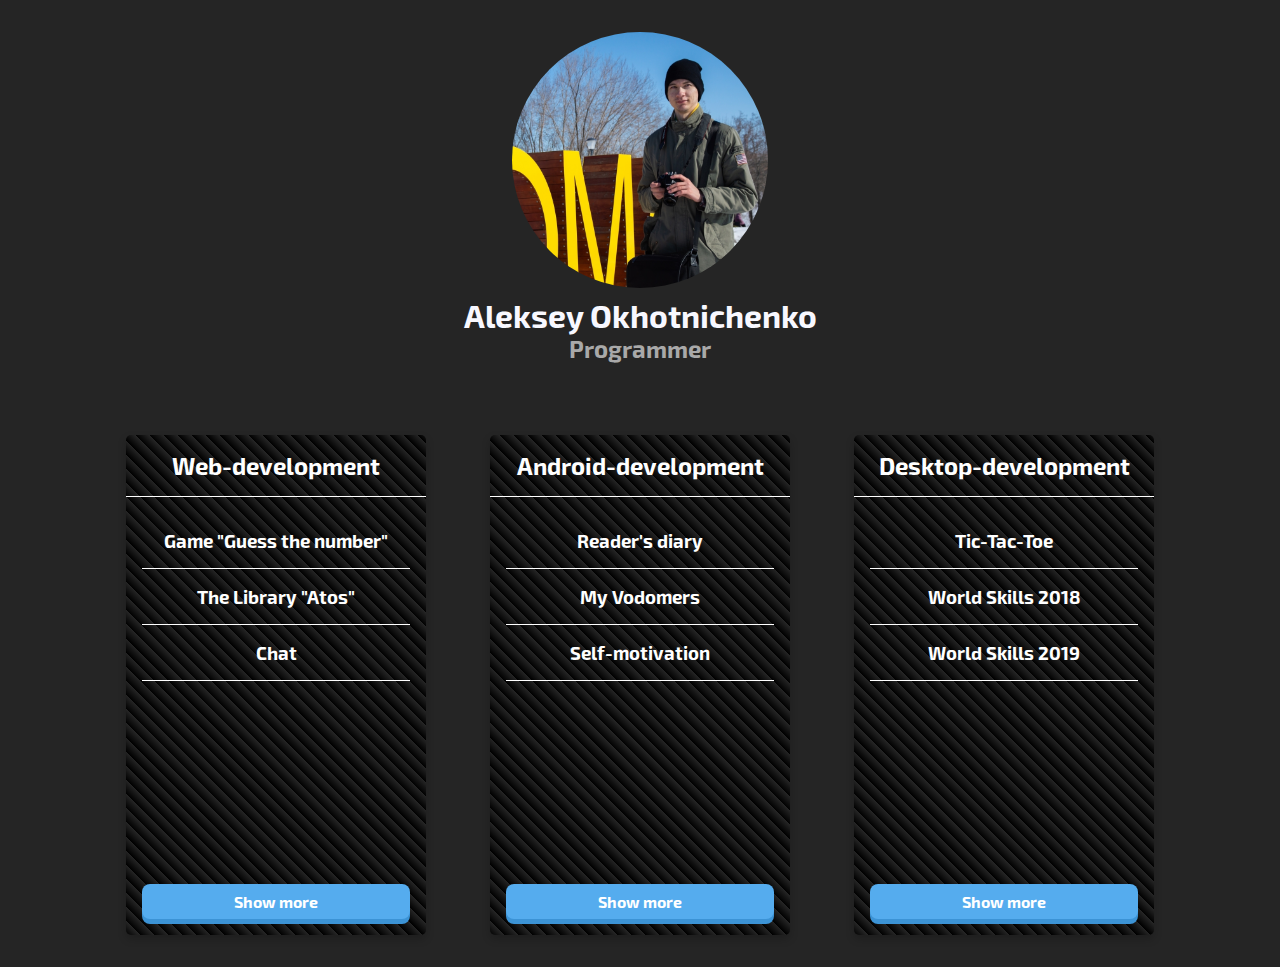
<file: index.html>
<!DOCTYPE html>
<html>
<head>
	<title>My portfolio</title>
	<link rel="stylesheet" type="text/css" href="style.css">
	<meta name="viewport" content="width=device-width, initial-scale=1">
	<link rel="stylesheet" href="https://cdnjs.cloudflare.com/ajax/libs/font-awesome/4.7.0/css/font-awesome.min.css">
</head>
<body>
	<main>
		<div class="profile">
			<img class="profile-icon" src="icon.jpg">

			<div class="profile-info">
				<h1>Aleksey Okhotnichenko</h1>

				<h2>Programmer</h2>
			</div>
		</div>

		<div class="competitions">

			<div class="competition">
				<div class="competition-content">
					<h2 class="header">Web-development</h2>

					<ul class="list-projects">
						<li>
							<h3 class="project-name">
								Game "Guess the number"
							</h3>
						</li>
						<li>
							<h3 class="project-name">
								The Library "Atos"
							</h3>
						</li>
						<li>
							<h3 class="project-name">
								Chat
							</h3>
						</li>
					</ul>
				</div>

				<div class="competition-show-more" id="web">
					Show more
				</div>				
			</div>
				
			<div class="competition">
				<div class="competition-content">
					<h2 class="header">Android-development</h2>

					<ul class="list-projects">
						<li>
							<h3 class="project-name">
								Reader's diary
							</h3>
						</li>
						<li>
							<h3 class="project-name">
								My Vodomers
							</h3>
						</li>
						<li>
							<h3 class="project-name">
								Self-motivation
							</h3>
						</li>
					</ul>
				</div>

				<div class="competition-show-more" id="android">
					Show more
				</div>				
			</div>
				
			<div class="competition">
				<div class="competition-content">
					<h2 class="header">Desktop-development</h2>

					<ul class="list-projects">
						<li>
							<h3 class="project-name">
								Tic-Tac-Toe
							</h3>
						</li>
						<li>
							<h3 class="project-name">
								World Skills 2018
							</h3>
						</li>
						<li>
							<h3 class="project-name">
								World Skills 2019
							</h3>
						</li>
					</ul>
				</div>

				<div class="competition-show-more" id="desktop">
					Show more
				</div>				
			</div>

		</div>
	</main>
</body>

<script src="jquery.min.js"></script>
<script type="text/javascript">
	$("#web").on("click", function () {
		window.location.assign("competitions/web.html");
	});
	$("#android").on("click", function () {
		window.location.assign("competitions/android.html");
	});
	$("#desktop").on("click", function () {
		window.location.assign("competitions/desktop.html");
	});	
</script>

</html>
</file>
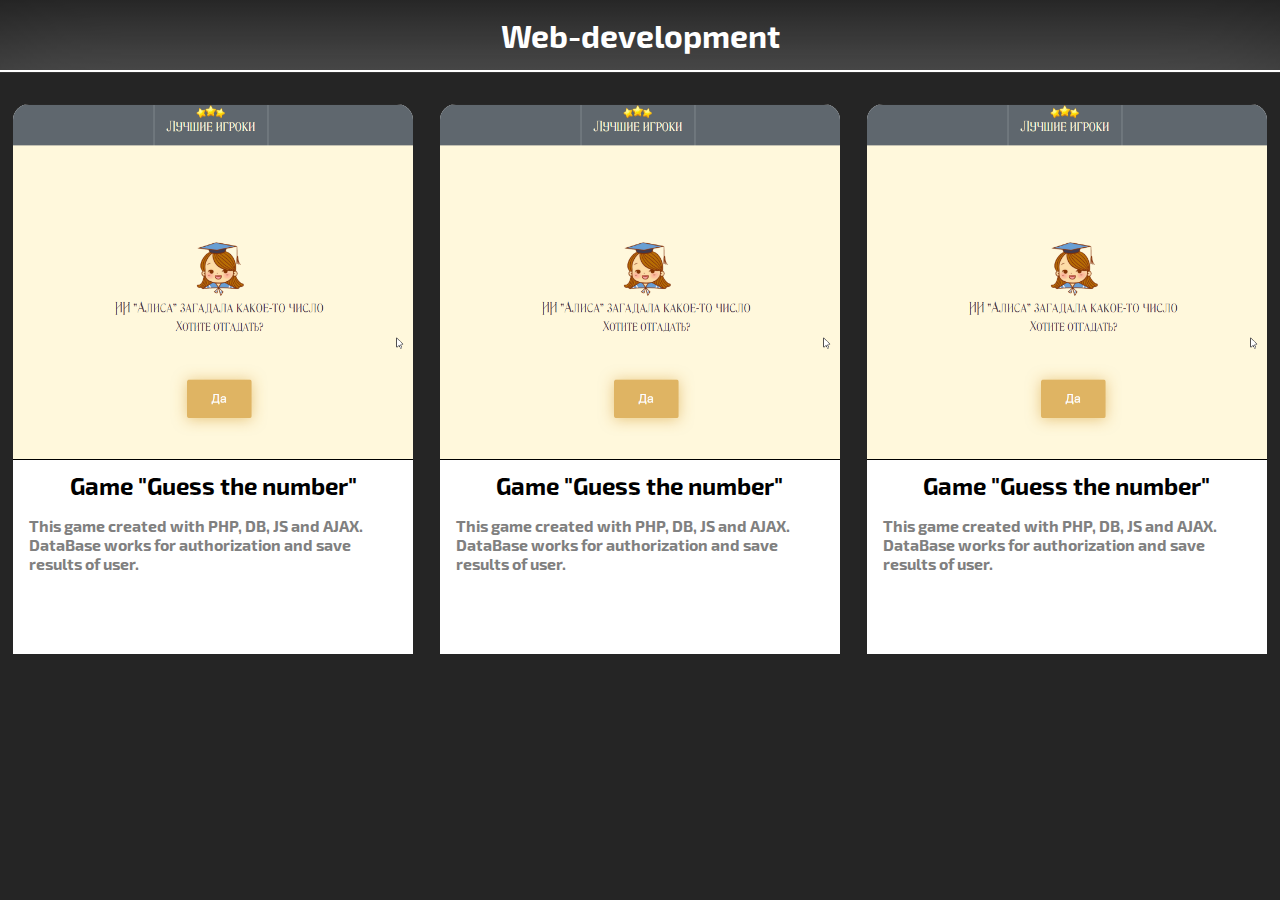
<file: competitions/web.html>
<!DOCTYPE html>
<html>
<head>
	<title>Web-development</title>
	<link rel="stylesheet" type="text/css" href="../style.css">
	<meta name="viewport" content="width=device-width, initial-scale=1">
	<link rel="stylesheet" href="https://cdnjs.cloudflare.com/ajax/libs/font-awesome/4.7.0/css/font-awesome.min.css">
</head>
<body>
	<main>
		<header>
			<h1 class="competition-name">Web-development</h1>
		</header>
		<div class="projects">
			<article class="project">
				<img class="project-image" src="logo_guess_number.png">

				<h2 class="project-name">Game "Guess the number"</h2>

				<p class="project-desc">This game created with PHP, DB, JS and AJAX. DataBase works for authorization and save results of user.</p>
			</article>

			<article class="project">
				<img class="project-image" src="logo_guess_number.png">

				<h2 class="project-name">Game "Guess the number"</h2>

				<p class="project-desc">This game created with PHP, DB, JS and AJAX. DataBase works for authorization and save results of user.</p>
			</article>

			<article class="project">
				<img class="project-image" src="logo_guess_number.png">

				<h2 class="project-name">Game "Guess the number"</h2>

				<p class="project-desc">This game created with PHP, DB, JS and AJAX. DataBase works for authorization and save results of user.</p>
			</article>
		</div>
	</main>
</body>
</html>
</file>
<file: style.css>
* {
  margin: 0px;
  padding: 0px;
}

@font-face {
    font-family: Huntsman;
    src: url('fonts/Huntsman.otf');
}

@font-face {
    font-family: Exo;
    src: url('fonts/Exo.otf');
}

@font-face {
    font-family: "Open Sans";
    src: url('fonts/OpenSans.ttf');
}

@font-face{
    font-family: "MiserichordiaAltC";
    src: url('fonts/MiserichordiaAltC.ttf');
}

@font-face{
    font-family: "FontAwesome";
    src: url('fonts/fontawesome-webfont.woff2');
}

body{
	background: #252525;
  font-family: "Exo";
}

.main {
	display: flex;
    flex-direction: column;
    align-items: center;
}

.profile {
    display: flex;
    align-items: center;
    flex-direction: column;
    margin: 32px;
}

.profile-icon {
	border-radius: 50%;
	width: 256px;
	height: 256px;
}

.profile-info{
  text-align: center;
  margin: 8px;
}
.profile-info>h1{
  color: ghostwhite;
}
.profile-info>h2{
  color: darkgray;
}

.competitions {
	display: flex;
  justify-content: center;
  flex-wrap: wrap;
}

.competition {
    background: repeating-linear-gradient(45deg, black, transparent 10px);
    border-radius: 5px;
  	box-shadow: 0 4px 8px 0 rgba(0,0,0,0.2);
  	transition: 0.3s;
    width: 300px;
    height: 500px;
    margin: 32px;
    display: flex;
    flex-direction: column;
    justify-content: space-between;
}

.competition-content {
  flex: 1 0 auto;
}

.competition-show-more:hover {
  background: #6FC6FF;
}

.competition-show-more{
    background: #55acee;
    color: white;
    border-radius: 8px;
    text-align: center;
    padding: 8px;
    margin: 16px;
    cursor: pointer;
    flex: 0 0 auto;
    box-shadow: 0 5px 0 #3C93D5;
    transition: .3s;
}

.competition-show-more:active {
  background-color: #6FC6FF;
  box-shadow: 0 3px #3C93D5;
  transform: translateY(4px);
}

.header {
  text-align: center;
	color: white;
  border-bottom: 1px solid;
  padding: 16px;
}

.list-projects{
  list-style-type: none;
  margin: 16px;
}

.list-projects>li{
  border-bottom: 1px solid white;
  padding: 8px;
}

.project{
  border-top-right-radius: 16px;
  border-top-left-radius: 16px;
  width: 400px;
  height: 550px;
  margin: 32px 0px;
  background: white;
}

.project>.project-name{
  color: black;
}

.project-name{
  margin: 8px;
  text-align: center;
  color: white;
}

.project-desc{
  margin: 16px;
  color: grey;
}

.project-image{
  border-top-right-radius: 16px;
  border-top-left-radius: 16px;
  width: 400px;
  border-bottom: 1px solid;
}

.projects {
  display: flex;
  flex-wrap: wrap;
  justify-content: space-around;
}

.competition-name {
  text-align: center;
  padding: 16px;
  box-shadow: inset 0 15px 100px 1px rgba(0,0,0,.3), inset 0 0 0 60px rgba(0,0,0,.3), 0 1px rgba(255,255,255,.08);
  background: linear-gradient(rgb(70,70,70), rgb(120,120,120));
  color: white;
  border-bottom: 2px solid white;
}

@media screen and (max-width: 900px) {
  .project {
    width: 300px;
    height: 450px;
  }
  .project-image{
    width: 300px;
  }
}
</file>
